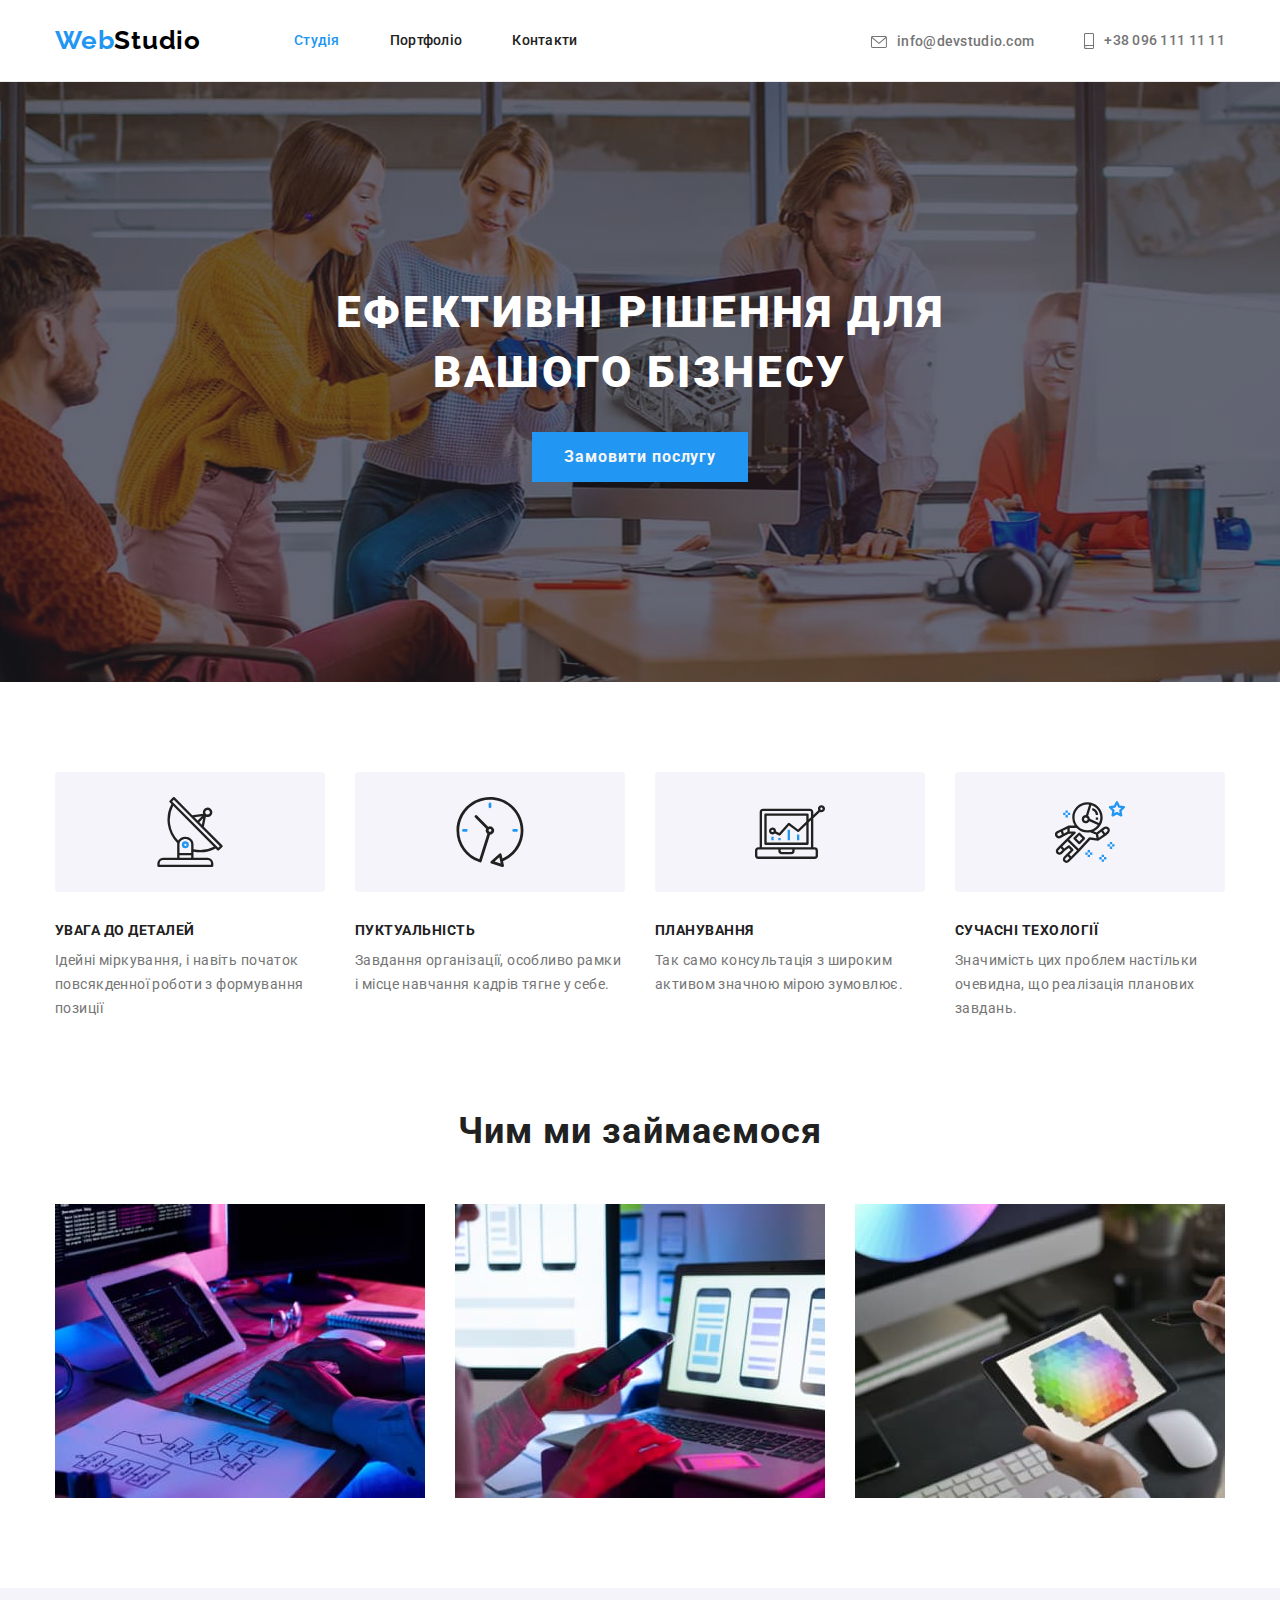
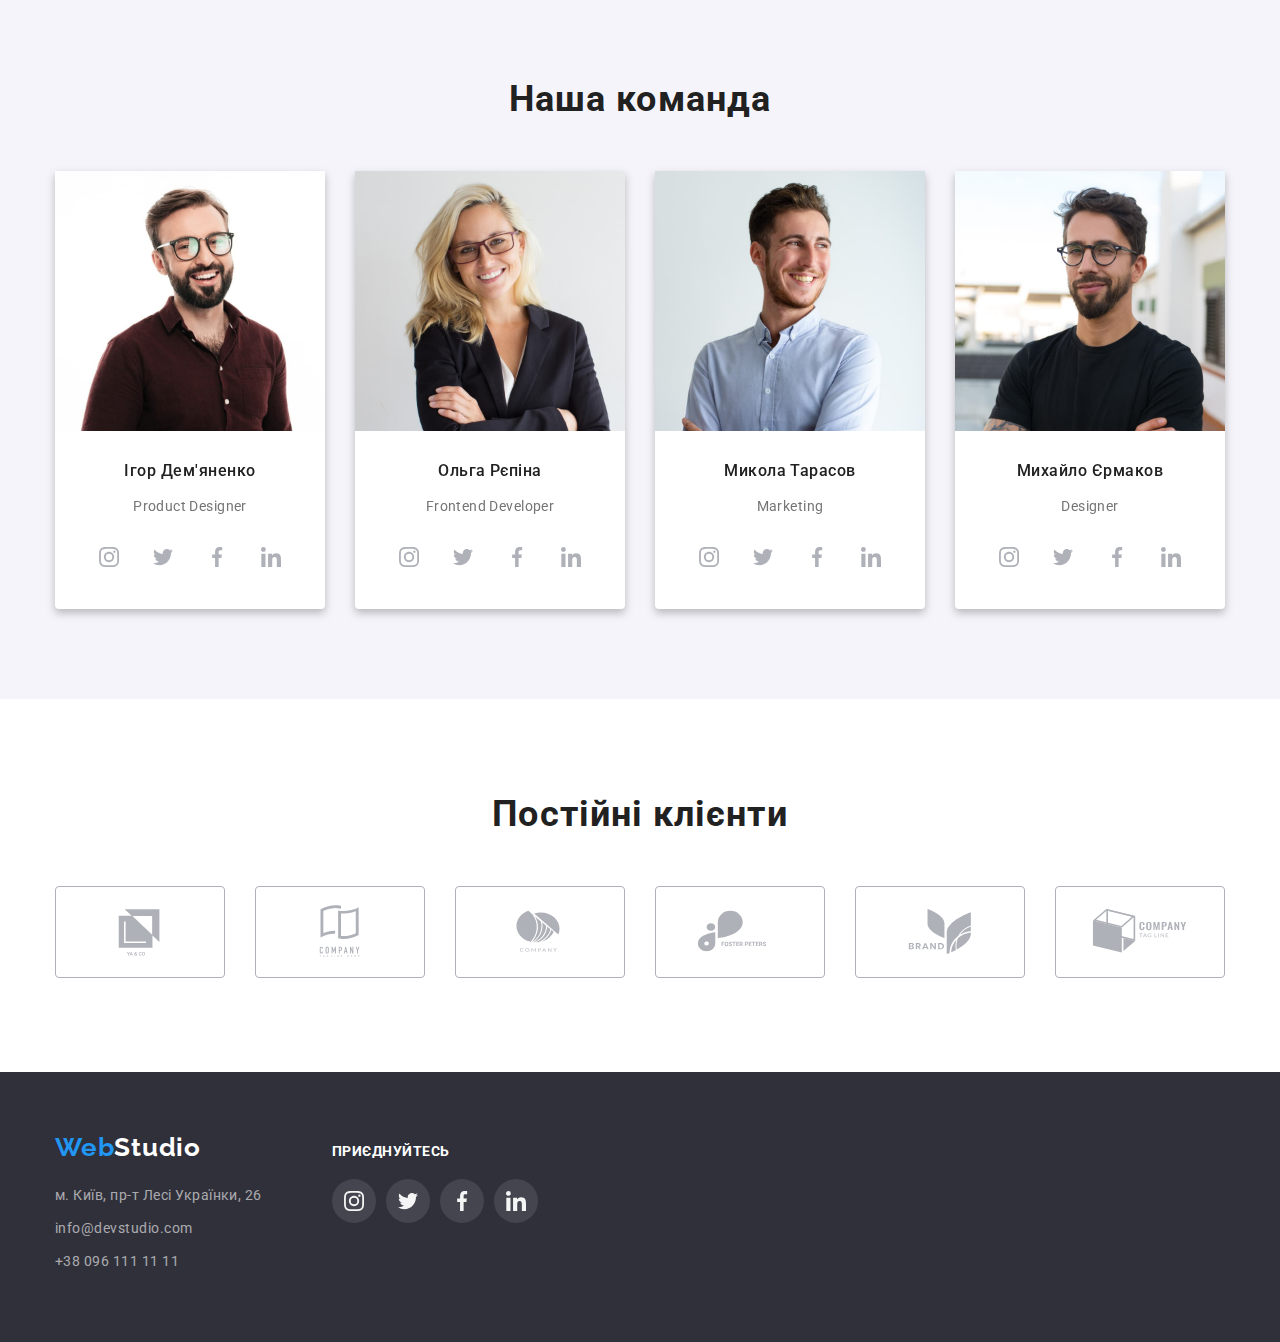
<file: index.html>
<!DOCTYPE html>
<html lang="uk">
  <head>
    <meta charset="UTF-8" />
    <meta http-equiv="X-UA-Compatible" content="IE=edge" />
    <meta name="viewport" content="width=device-width, initial-scale=1.0" />
    <title>webstudio</title>
    <link rel="preconnect" href="https://fonts.googleapis.com" />
    <link rel="preconnect" href="https://fonts.gstatic.com" crossorigin />
    <link href="https://fonts.googleapis.com/css2?family=Raleway:wght@700&family=Roboto:wght@400;500;700;900&display=swap" rel="stylesheet" />
    <link rel="stylesheet" href="https://cdnjs.cloudflare.com/ajax/libs/modern-normalize/1.1.0/modern-normalize.min.css" />
    <link rel="stylesheet" href="./css/styles.css" />
  </head>
  <body class="page-body">
    <!--Header-->
    <header class="page-header">
      <!--Заголовки-->
      <div class="container">
        <nav class="header-nav">
          <a href="WebStudio" class="logo link"> <span class="web">Web</span>Studio</a>
          <ul class="header-list list">
            <li class="item"><a href="./index.html" class="header-link active">Студія</a></li>
            <li class="item"><a href="./portfolio.html" class="header-link">Портфоліо</a></li>
            <li class="item"><a href="Контакти" class="header-link">Контакти</a></li>
          </ul>
        </nav>
        <ul class="contacts list">
          <li class="item">
            <a class="header-mail hearder-link active link" href="info@devstudio.com">
              <svg class="phone icon" width="16" height="12">
                <use href="./images/icons.svg#icon-envelope"></use></svg
              >info@devstudio.com</a
            >
          </li>
          <li>
            <a class="header-tel hearder-link link" href="+380961111111">
              <svg class="phone icon" width="10" height="16">
                <use href="./images/icons.svg#icon-smartphone"></use></svg
              >+38 096 111 11 11</a
            >
          </li>
        </ul>
      </div>
    </header>
    <main>
      <!--Ефективні рішення-->
      <section class="section-title overlay">
        <div class="container">
          <h1 class="title">
            ЕФЕКТИВНІ РІШЕННЯ ДЛЯ <br />
            ВАШОГО БІЗНЕСУ
          </h1>
          <button type="button" class="button title-button">Замовити послугу</button>
        </div>
      </section>
      <!--Наші переваги-->
      <section class="padding">
        <div class="container">
          <h2 hidden>Наші переваги</h2>
          <ul class="feature-list list">
            <li class="item">
              <div class="thumb">
                <svg class="item-icon" width="70" height="70">
                  <use href="./images/icons.svg#icon-antenna"></use>
                </svg>
              </div>
              <h3 class="title-medium">УВАГА ДО ДЕТАЛЕЙ</h3>
              <p class="text">Ідейні міркування, і навіть початок повсякденної роботи з формування позиції</p>
            </li>
            <li class="item">
              <div class="thumb">
                <svg class="item-icon" width="70" height="70">
                  <use href="./images/icons.svg#icon-clock"></use>
                </svg>
              </div>
              <h3 class="title-medium">ПУКТУАЛЬНІСТЬ</h3>
              <p class="text">Завдання організації, особливо рамки і місце навчання кадрів тягне у себе.</p>
            </li>
            <li class="item">
              <div class="thumb">
                <svg class="item-icon" width="70" height="70">
                  <use href="./images/icons.svg#icon-diagram"></use>
                </svg>
              </div>
              <h3 class="title-medium">ПЛАНУВАННЯ</h3>
              <p class="text">Так само консультація з широким активом значною мірою зумовлює.</p>
            </li>
            <li class="item">
              <div class="thumb">
                <svg class="item-icon" width="70" height="70">
                  <use href="./images/icons.svg#icon-astronaut"></use>
                </svg>
              </div>
              <h3 class="title-medium">СУЧАСНІ ТЕХОЛОГІЇ</h3>
              <p class="text">Значимість цих проблем настільки очевидна, що реалізація планових завдань.</p>
            </li>
          </ul>
        </div>
      </section>
      <!--Чим займаємось-->
      <section class="blok-gallery">
        <div class="container">
          <h2 class="title-staff">Чим ми займаємося</h2>
          <ul class="gallery">
            <li class="photo-gallery">
              <img src="./images/imgoffice1.jpg" alt="комп1" />
            </li>
            <li class="photo-gallery">
              <img src="./images/imgoffice2.jpg" alt="комп2" />
            </li>
            <li class="photo-gallery">
              <img src="./images/imgoffice3.jpg" alt="комп3" />
            </li>
          </ul>
        </div>
      </section>

      <!--Staff-->
      <section class="staff padding">
        <div class="container">
          <h2 class="title-gallery-staff">Наша команда</h2>
          <ul class="staff-gallery">
            <li class="photo-staff">
              <img src="./images/imgphoto4.jpg" alt="Ігор" width="270" height="260" class="img" />
              <div class="staff-title">
                <h3 class="name">Ігор Дем'яненко</h3>
                <p class="position">Product Designer</p>
                <ul class="social-icons list">
                  <li class="social-item">
                    <a href="" class="social-link link">
                      <svg class="social-icon" width="20" height="20">
                        <use href="./images/icons.svg#icon-instagram"></use>
                      </svg>
                    </a>
                  </li>
                  <li class="social-item">
                    <a href="" class="social-link link"
                      ><svg class="social-icon" width="20" height="20">
                        <use href="./images/icons.svg#icon-twitter"></use></svg
                    ></a>
                  </li>
                  <li class="social-item">
                    <a href="" class="social-link link"
                      ><svg class="social-icon" width="20" height="20">
                        <use href="./images/icons.svg#icon-facebook"></use></svg
                    ></a>
                  </li>
                  <li class="social-item">
                    <a href="" class="social-link link"
                      ><svg class="social-icon" width="20" height="20">
                        <use href="./images/icons.svg#icon-linkedin"></use></svg
                    ></a>
                  </li>
                </ul>
              </div>
            </li>
            <li class="photo-staff">
              <img src="./images/imgphoto5.jpg" alt="Ольга" width="270" height="260" class="img" />
              <div class="staff-title">
                <h3 class="name">Ольга Рєпіна</h3>
                <p class="position">Frontend Developer</p>
                <ul class="social-icons list">
                  <li class="social-item">
                    <a href="" class="social-link link">
                      <svg class="social-icon" width="20" height="20">
                        <use href="./images/icons.svg#icon-instagram"></use>
                      </svg>
                    </a>
                  </li>
                  <li class="social-item">
                    <a href="" class="social-link link"
                      ><svg class="social-icon" width="20" height="20">
                        <use href="./images/icons.svg#icon-twitter"></use></svg
                    ></a>
                  </li>
                  <li class="social-item">
                    <a href="" class="social-link link"
                      ><svg class="social-icon" width="20" height="20">
                        <use href="./images/icons.svg#icon-facebook"></use></svg
                    ></a>
                  </li>
                  <li class="social-item">
                    <a href="" class="social-link link"
                      ><svg class="social-icon" width="20" height="20">
                        <use href="./images/icons.svg#icon-linkedin"></use></svg
                    ></a>
                  </li>
                </ul>
              </div>
            </li>

            <li class="photo-staff">
              <img src="./images/imgphoto6.jpg" alt="Микола" width="270" height="260" class="img" />
              <div class="staff-title">
                <h3 class="name">Микола Тарасов</h3>
                <p class="position">Marketing</p>
                <ul class="social-icons list">
                  <li class="social-item">
                    <a href="" class="social-link link">
                      <svg class="social-icon" width="20" height="20">
                        <use href="./images/icons.svg#icon-instagram"></use>
                      </svg>
                    </a>
                  </li>
                  <li class="social-item">
                    <a href="" class="social-link link"
                      ><svg class="social-icon" width="20" height="20">
                        <use href="./images/icons.svg#icon-twitter"></use></svg
                    ></a>
                  </li>
                  <li class="social-item">
                    <a href="" class="social-link link"
                      ><svg class="social-icon" width="20" height="20">
                        <use href="./images/icons.svg#icon-facebook"></use></svg
                    ></a>
                  </li>
                  <li class="social-item">
                    <a href="" class="social-link link"
                      ><svg class="social-icon" width="20" height="20">
                        <use href="./images/icons.svg#icon-linkedin"></use></svg
                    ></a>
                  </li>
                </ul>
              </div>
            </li>
            <li class="photo-staff">
              <img src="./images/imgphoto7.jpg" alt="Михайло" width="270" height="260" class="img" />
              <div class="staff-title">
                <h3 class="name">Михайло Єрмаков</h3>
                <p class="position">Designer</p>
                <ul class="social-icons list">
                  <li class="social-item">
                    <a href="" class="social-link link">
                      <svg class="social-icon" width="20" height="20">
                        <use href="./images/icons.svg#icon-instagram"></use>
                      </svg>
                    </a>
                  </li>
                  <li class="social-item">
                    <a href="" class="social-link link"
                      ><svg class="social-icon" width="20" height="20">
                        <use href="./images/icons.svg#icon-twitter"></use></svg
                    ></a>
                  </li>
                  <li class="social-item">
                    <a href="" class="social-link link"
                      ><svg class="social-icon" width="20" height="20">
                        <use href="./images/icons.svg#icon-facebook"></use></svg
                    ></a>
                  </li>
                  <li class="social-item">
                    <a href="" class="social-link link"
                      ><svg class="social-icon" width="20" height="20">
                        <use href="./images/icons.svg#icon-linkedin"></use></svg
                    ></a>
                  </li>
                </ul>
              </div>
            </li>
          </ul>
        </div>
      </section>
      <section class="section clients">
        <div class="container">
          <h2 class="title-clients">Постійні клієнти</h2>
          <ul class="brends list">
            <li class="clients-list item">
              <a href="" class="clients-link"
                ><svg class="icon" width="106" height="60">
                  <use href="./images/icons.svg#icon-group"></use></svg
              ></a>
            </li>
            <li class="clients-list item">
              <a href="" class="clients-link"
                ><svg class="icon" width="106" height="60">
                  <use href="./images/icons.svg#icon-group-sec"></use></svg
              ></a>
            </li>
            <li class="clients-list item">
              <a href="" class="clients-link"
                ><svg class="icon" width="106" height="60">
                  <use href="./images/icons.svg#icon-group-th"></use></svg
              ></a>
            </li>
            <li class="clients-list item">
              <a href="" class="clients-link"
                ><svg class="icon" width="106" height="60">
                  <use href="./images/icons.svg#icon-group-fo"></use></svg
              ></a>
            </li>
            <li class="clients-list item">
              <a href="" class="clients-link"
                ><svg class="icon" width="106" height="60">
                  <use href="./images/icons.svg#icon-group-fi"></use></svg
              ></a>
            </li>
            <li class="clients-list item">
              <a href="" class="clients-link"
                ><svg class="icon" width="106" height="60">
                  <use href="./images/icons.svg#icon-group-si"></use></svg
              ></a>
            </li>
          </ul>
        </div>
      </section>
    </main>
    <footer class="footer">
      <div class="container footer-main">
        <div class="footer-general">
          <div class="logo-address">
            <a href="WebStudio" class="logo logo-footer"> <span class="web">Web</span>Studio</a>
            <address>
              <ul class="all-contacts footer-contacts">
                <li class="item contacts-item">
                  <a class="adress link" href="https://goo.gl/maps/Jwa1FYNxkH5Bw4Vz5"> м. Київ, пр-т Лесі Українки, 26</a>
                </li>
                <li class="item contacts-item">
                  <a class="adress-footer link" href="info@devstudio.com">info@devstudio.com</a>
                </li>
                <li class="item contacts-item">
                  <a class="adress-footer link" href="tel:+380961111111">+38 096 111 11 11</a>
                </li>
              </ul>
            </address>
          </div>
          <div class="social-footer">
            <p class="footer-title">Приєднуйтесь</p>
            <ul class="social-icons list">
              <li class="social-icon-footer">
                <a href="" class="social-link social-link-footer"
                  ><svg class="icon" width="20" height="20">
                    <use href="./images/icons.svg#icon-instagram"></use></svg
                ></a>
              </li>
              <li class="social-icon-footer">
                <a href="" class="social-link social-link-footer"
                  ><svg class="icon" width="20" height="20">
                    <use href="./images/icons.svg#icon-twitter"></use></svg
                ></a>
              </li>
              <li class="social-icon-footer">
                <a href="" class="social-link social-link-footer"
                  ><svg class="icon" width="20" height="20">
                    <use href="./images/icons.svg#icon-facebook"></use></svg
                ></a>
              </li>
              <li class="social-icon-footer">
                <a href="" class="social-link social-link-footer"
                  ><svg class="icon" width="20" height="20">
                    <use href="./images/icons.svg#icon-linkedin"></use></svg
                ></a>
              </li>
            </ul>
          </div>
        </div>
      </div>
    </footer>
  </body>
</html>
</file>
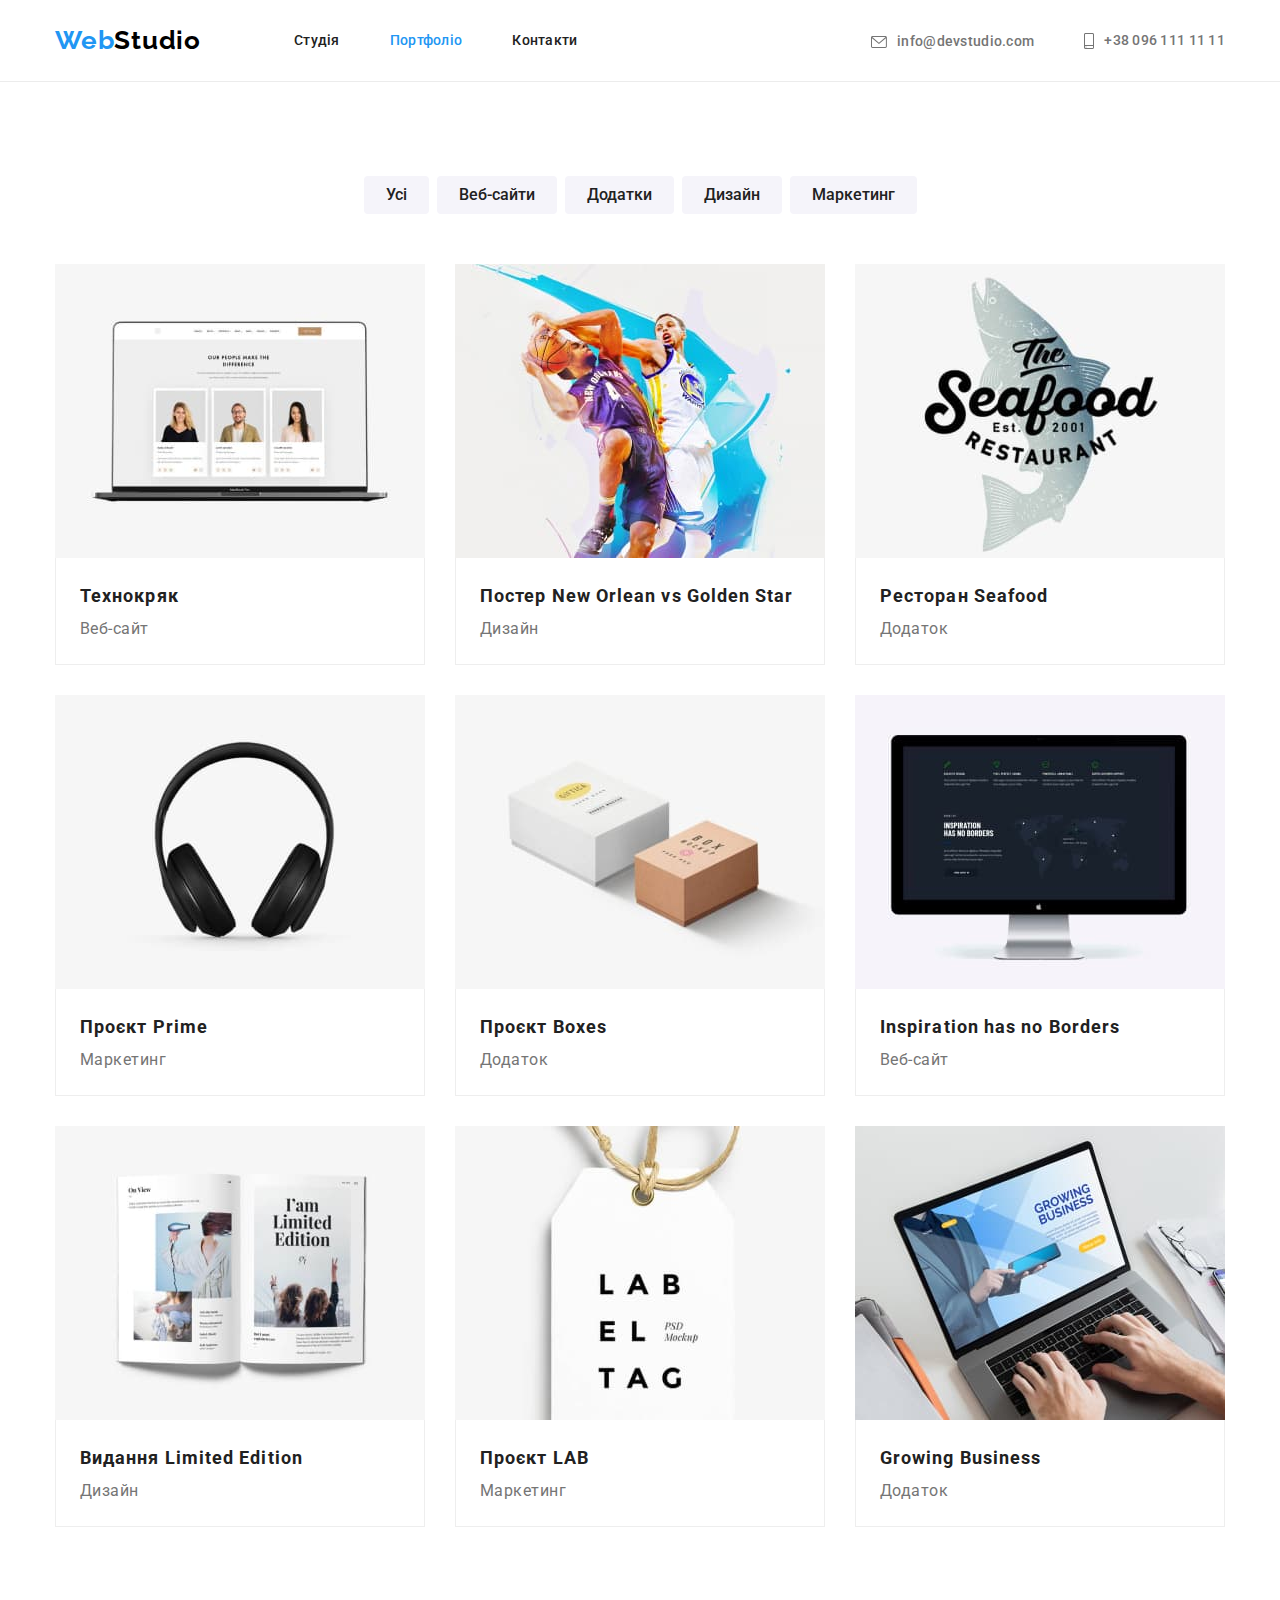
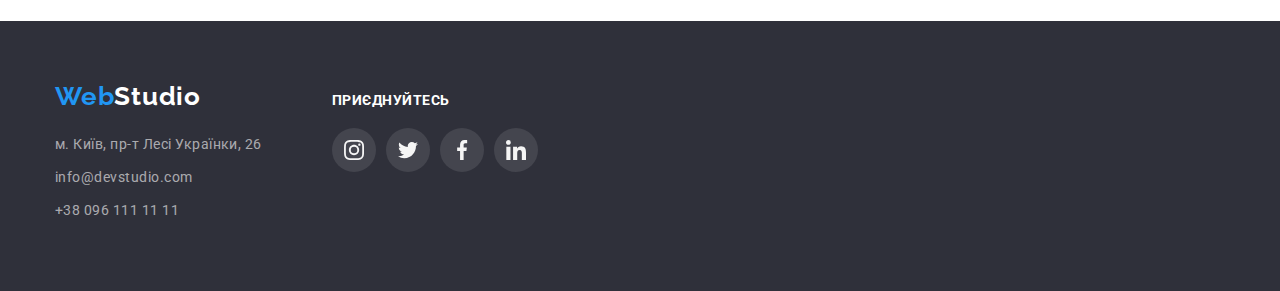
<file: portfolio.html>
<!DOCTYPE html>
<html lang="en">
  <head>
    <meta charset="UTF-8" />
    <meta http-equiv="X-UA-Compatible" content="IE=edge" />
    <meta name="viewport" content="width=device-width, initial-scale=1.0" />
    <title>webstudio</title>
    <link rel="preconnect" href="https://fonts.googleapis.com" />
    <link rel="preconnect" href="https://fonts.gstatic.com" crossorigin />
    <link href="https://fonts.googleapis.com/css2?family=Raleway:wght@700&family=Roboto:wght@400;500;700;900&display=swap" rel="stylesheet" />
    <link rel="stylesheet" href="https://cdnjs.cloudflare.com/ajax/libs/modern-normalize/1.1.0/modern-normalize.min.css" />
    <link rel="stylesheet" href="./css/styles.css" />
  </head>
  <body class="page-body">
    <!-- Сторінка Портфоліо -->
    <!--Header-->
    <header class="page-header">
      <!--Заголовки-->
      <div class="container">
        <nav class="header-nav">
          <a href="WebStudio" class="logo link"> <span class="web">Web</span>Studio</a>
          <ul class="header-list list">
            <li class="item"><a href="./index.html" class="header-link">Студія</a></li>
            <li class="item">
              <a href="./portfolio.html" class="active header-link">Портфоліо</a>
            </li>
            <li class="item"><a href="Контакти" class="header-link">Контакти</a></li>
          </ul>
        </nav>
        <ul class="contacts list">
          <li class="item">
            <a class="header-mail hearder-link active link" href="info@devstudio.com">
              <svg class="phone icon" width="16" height="12">
                <use href="./images/icons.svg#icon-envelope"></use></svg
              >info@devstudio.com</a
            >
          </li>
          <li>
            <a class="header-tel hearder-link link" href="+380961111111">
              <svg class="phone icon" width="10" height="16">
                <use href="./images/icons.svg#icon-smartphone"></use></svg
              >+38 096 111 11 11</a
            >
          </li>
        </ul>
      </div>
    </header>
    <main>
      <!-- Наші послуги -->
      <section class="section portfolio">
        <div class="container">
          <h1 hidden>Наші послуги</h1>
          <ul class="buttons list">
            <li class="item active"><button class="button projects-button" type="button">Усі</button></li>
            <li class="item">
              <button class="button projects-button" type="button">Веб-сайти</button>
            </li>
            <li class="item"><button class="button projects-button" type="button">Додатки</button></li>
            <li class="item"><button class="button projects-button" type="button">Дизайн</button></li>
            <li class="item"><button class="button projects-button" type="button">Маркетинг</button></li>
          </ul>
          <!-- Приклади робот -->
          <ul class="gallery-card">
            <li class="gallery-portfolio">
              <a class="card" href="">
                <img src="./images/sitetexno.jpg" alt="Технокряк" width="370" height="294" class="img" />
                <div class="name-project">
                  <h2 class="services">Технокряк</h2>
                  <p class="types">Веб-сайт</p>
                </div>
              </a>
            </li>
            <li class="gallery-portfolio">
              <a class="card" href="">
                <img src="./images/poster.jpg" alt="Постер" width="370" height="294" class="img" />
                <div class="name-project">
                  <h2 class="services">Постер New Orlean vs Golden Star</h2>
                  <p class="types">Дизайн</p>
                </div>
              </a>
            </li>
            <li class="gallery-portfolio">
              <a class="card" href="">
                <img src="./images/addrestoran.jpg" alt="Додаток ресторан" width="370" height="294" class="img" />
                <div class="name-project">
                  <h2 class="services">Ресторан Seafood</h2>
                  <p class="types">Додаток</p>
                </div>
              </a>
            </li>
            <li class="gallery-portfolio">
              <a class="card" href=""
                ><img src="./images/marketing.jpg" alt="Маркетинг" width="370" height="294" class="img" />
                <div class="name-project">
                  <h2 class="services">Проєкт Prime</h2>
                  <p class="types">Маркетинг</p>
                </div>
              </a>
            </li>
            <li class="gallery-portfolio">
              <a class="card" href=""
                ><img src="./images/boxses.jpg" alt="Проект boxses" width="370" height="294" class="img" />
                <div class="name-project">
                  <h2 class="services">Проєкт Boxes</h2>
                  <p class="types">Додаток</p>
                </div>
              </a>
            </li>
            <li class="gallery-portfolio">
              <a class="card" href="">
                <img src="./images/siteinspiration.jpg" alt="Inspiration has no Borders" width="370" height="294" class="img" />
                <div class="name-project">
                  <h2 class="services">Inspiration has no Borders</h2>
                  <p class="types">Веб-сайт</p>
                </div>
              </a>
            </li>
            <li class="gallery-portfolio">
              <a class="card" href="">
                <img src="./images/design.jpg" alt="Дизайн" width="370" height="294" class="img" />

                <div class="name-project">
                  <h2 class="services">Видання Limited Edition</h2>
                  <p class="types">Дизайн</p>
                </div>
              </a>
            </li>
            <li class="gallery-portfolio">
              <a class="card" href="">
                <img src="./images/marketlab.jpg" alt="Проєкт LAB" width="370" height="294" class="img" />
                <div class="name-project">
                  <h2 class="services">Проєкт LAB</h2>
                  <p class="types">Маркетинг</p>
                </div>
              </a>
            </li>
            <li class="gallery-portfolio">
              <a class="card" href="">
                <img src="./images/addbusiness.jpg" alt="Додаток для бізнесу" width="370" height="294" class="img" />
                <div class="name-project">
                  <h2 class="services">Growing Business</h2>
                  <p class="types">Додаток</p>
                </div>
              </a>
            </li>
          </ul>
        </div>
      </section>
    </main>
    <footer class="footer">
      <div class="container footer-main">
        <div class="footer-general">
          <div class="logo-address">
            <a href="WebStudio" class="logo logo-footer"> <span class="web">Web</span>Studio</a>
            <address>
              <ul class="all-contacts">
                <li class="item contacts-item">
                  <a class="adress link" href="https://goo.gl/maps/Jwa1FYNxkH5Bw4Vz5"> м. Київ, пр-т Лесі Українки, 26</a>
                </li>
                <li class="item contacts-item">
                  <a class="adress-footer link" href="info@devstudio.com">info@devstudio.com</a>
                </li>
                <li class="item contacts-item">
                  <a class="adress-footer link" href="tel:+380961111111">+38 096 111 11 11</a>
                </li>
              </ul>
            </address>
          </div>
          <div class="social-footer">
            <p class="footer-title">Приєднуйтесь</p>
            <ul class="social-icons list">
              <li class="social-icon-footer">
                <a href="" class="social-link social-link-footer"
                  ><svg class="icon" width="20" height="20">
                    <use href="./images/icons.svg#icon-instagram"></use></svg
                ></a>
              </li>
              <li class="social-icon-footer">
                <a href="" class="social-link social-link-footer"
                  ><svg class="icon" width="20" height="20">
                    <use href="./images/icons.svg#icon-twitter"></use></svg
                ></a>
              </li>
              <li class="social-icon-footer">
                <a href="" class="social-link social-link-footer"
                  ><svg class="icon" width="20" height="20">
                    <use href="./images/icons.svg#icon-facebook"></use></svg
                ></a>
              </li>
              <li class="social-icon-footer">
                <a href="" class="social-link social-link-footer"
                  ><svg class="icon" width="20" height="20">
                    <use href="./images/icons.svg#icon-linkedin"></use></svg
                ></a>
              </li>
            </ul>
          </div>
        </div>
      </div>
    </footer>
  </body>
</html>
</file>
<file: css/styles.css>
/* Головний колір білий #FFFFFF; */
/* Головний колір чорний #2F303A */
/* Синій колір #2196F3 */
:root {
    --primary-text-color: #FFFFFF;
    --title-text-color: #212121;
    --accent-color: #2196F3;
    --secondary-white-color: #757575;
    --primary-white-color: #F5F5F5;
    --social-color: #AFB1B8;
}

h1,
h2,
h3,
h4,
h5,
h6,
p {
    margin: 0;
}

img {
    display: block;
    max-width: 100%;
}

.page-body {
    font-family: Roboto, sans-serif;
    letter-spacing: 0.03em;
}

.link {
    text-decoration: none;
}

.hearder-link {
    text-decoration: none;
}

.container {
    width: 1200px;
    margin: 0 auto;
    padding-left: 15px;
    padding-right: 15px;
}

.header-link {
    text-decoration: none;
    color: inherit;
}

.adress-footer {
    text-decoration: none;
    color: rgba(255, 255, 255, 0.6);
    font-style: normal;
}

ul {
    list-style: none;
    padding-left: 0;
    margin: 0;
}

/*Webstudio */
.web {
    color: #2196F3;
    font-family: Raleway;
    font-style: normal;
    font-weight: 700;
    font-size: 26px;
    line-height: 1.2;
}

.logo {
    font-family: Raleway;
    font-style: normal;
    font-weight: 700;
    font-size: 26px;
    line-height: 1.2;
    letter-spacing: 0.03em;
    color: #000000;
}


/* Site-nav */
.header-link {
    font-weight: 500;
    font-size: 14px;
    line-height: 1.1;
    letter-spacing: 0.02em;
    color: var(--title-text-color)
    
}


/* Mail-Tel header and footer  */
.header-link:hover,
.header-link:focus {
    color: var(--accent-color);
}


.header-tel .phone{
    fill: currentColor;
}

.active {
    color: var(--accent-color)
}


.header-tel,
.header-mail {
    font-weight: 500;
    font-size: 14px;
    line-height: 1.14;
    letter-spacing: 0.02em;
    color: #757575;
}

/* Header styles */
.page-header {
    background-color: var(--primary-text-color);
    border-bottom: 1px solid #ececec
}

.page-header .container {
    display: flex;
    align-items: center;
    
}

.page-header .logo {
    margin-right: 93px;
}

.header-nav {
    display: flex;
    align-items: center;
}

.header-list {
    display: flex;
    align-items: center;
    margin-right: 255px;
    padding-left: 0;
    margin-top: 0;
    margin-bottom: 0;
}

.contacts {
    display: flex;
    flex-wrap: wrap;
    align-items: center;
    margin-left: auto;
    font-weight: 500;
    font-size: 14px;
    line-height: 1.14;
    letter-spacing: 0.02em;
    color: #757575;
}
  .header-nav .header-link  {
    display: block;
    padding-top: 32px;
    padding-bottom: 32px;
}

.contacts .item:not(:first-child) {
    padding-left: 50px;
}


.header-list .item:not(:first-child) {
    margin-left: 50px;
    align-items: center;
}

.header-tel {
    margin-left: 50px;
}

.phone {
    margin-right: 10px;
    vertical-align: middle;
}

.contacts .link{
    display: block;
    padding-top: 32px;
    padding-bottom: 32px;
    color: var(--secondary-white-color);
    font-weight: 500;
    font-size: 14px;
    line-height: calc(16/14);
    letter-spacing: 0.02em;
}
.contacts .link:hover,
.contacts .link:focus{
    color: var(--accent-color);
}

.phone {
    fill: currentColor;
}


/*section-title*/
.section-title {
    background-color: #2F303A;
    padding: 200px 0;
    text-align: center;
    margin-left: auto;
    margin-right: auto;
}


.title {
    margin-bottom: 30px;
    font-weight: 900;
    font-size: 44px;
    line-height: 60px;
    text-align: center;
    letter-spacing: 0.06em;
    color: var(--primary-text-color)
}
.title-medium{
    margin-bottom: 10px;
}

.feature-list {
    display: flex;
    margin: 0;
    padding-left: 0;
}

.hero-description {
    padding: 90px 0;
}

.feature-list .item {
    width: 270px;
}

.feature-list .item:not(:first-child) {
    margin-left: 30px;
}

/* Фон на блоке герой */
.overlay{
    height: 600px;
    max-width: 1600px;
    margin-left: auto;
    margin-right: auto;
    background-image: linear-gradient(to right, rgba(47, 48, 58, 0.4),rgba(47, 48, 58, 0.4)), url('../images/hero.jpg');
    background-repeat: no-repeat;
    background-position: center;
    background-size: cover;
}

.button.title-button {
    white-space: nowrap;
    width: 216px;
    height: 50px;
    border: 0;
    background-color: var(--accent-color);
    align-items: center;
    padding: 10px 32px;
    cursor: pointer;
    font-weight: 700;
    line-height: calc(30/16);
    letter-spacing: 0.06em;
    color: var(--primary-white-color)    
    /* filter: drop-shadow(0px 4px 4px rgba(0, 0, 0, 0.25)); */
        
}
    
    .button.title-button:focus
    .button.title-button:hover {
        background-color: #188CE8;
    }

/* Наші послуги у портфоліо*/

.button.projects-button {    
    padding: 6px 22px;
    border: 0;
    cursor: pointer;
    background-color: #F5F4FA;
    color: var(--title-text-color);
    font-weight: 500;
    line-height: calc(26/16);
    border-radius: 4px;
    border: none;
    
    
}

.button.projects-button:hover,
.button.projects-button:focus
{
    filter: drop-shadow(0px 4px 4px rgba(0, 0, 0, 0.25));
}

.buttons {
    margin-bottom: 50px;
    display: flex;
    justify-content: center;
        
}


.buttons .item:not(:last-child){
margin-right: 8px;
}
    
.button.projects-button:focus,
.button.projects-button:hover{
    background-color: var(--accent-color);
    color: var(--primary-white-color)
    /*filter:drop-shadow(0px 4px 4px rgba(0, 0, 0, 0.25));*/
}
 
.button{
    color: var(--title-text-color);
    background-color: var(--secondary-white-color);
    font-size: 16px;
    font-family: inherit;
    cursor: pointer;
    text-decoration: none;
    text-align: center;
    
}


/* Наші переваги */
.title-medium,
.name,
.services {
    font-size: 14px;
    line-height: 1.2;
    color: var(--title-text-color)
}

.text,
.position,
.types {
    font-weight: 400;
    font-size: 14px;
    line-height: 1.7;
    letter-spacing: 0.03em;
    color: #757575;
}

.thumb {
    background-color: #F5F4FA;
    margin-bottom: 30px;
    align-items: center;
    width: 270px;
    height: 120px;
    display: flex;
    justify-content: center;
    align-items: center;
    border-radius: 4px;
}

.feature-list .item-icon{
    fill: var(--social-color)
}

/* Чим займаємось */

.title-staff,
.title-cliens {
    text-align: center;
}

/* Staff */
.title-staff,
.title-gallery-staff,
.title-clients {
    margin-top: 0;
    margin-bottom: 50px;
    font-weight: 700;
    font-size: 36px;
    line-height: 1.2;
    text-align: center;
    letter-spacing: 0.03em;
    color: #212121;
}

.blok-gallery {
    padding-top: 0;
    padding-bottom: 90px;
    background-color: var(--primary-text-color);
}

.gallery {
    display: flex;
    flex-wrap: wrap;
    align-items: center;
    margin-top: 50px;
    margin-bottom: 0;
    padding-left: 0;
}

.gallery-container {
    padding-top: 40px;
    padding-bottom: 40px;
}

.photo-gallery:not(:first-child) {
    margin-left: 30px;
}

.staff-gallery {
    display: flex;
    flex-wrap: wrap;
    align-items: center;
    margin-top: 50px;
    padding-left: 0;
}

.social-link  {
    justify-content: center;
    display: flex;
    align-items: center;
    color: var(--social-color);
    border-radius: 50%;
}

.social-icon-footer {
    width: 44px;
    height: 44px;
    margin-right: 10px;
}

.social-item .social-link{
    fill: var(--primary-white-color);
    
}

.social-icons .social-link:hover,
.social-icons .social-link:focus{
    background-color: var(--accent-color);
}

.social-link:hover,
.social-link:focus {
    color: var(--primary-white-color);

}

.staff-title .social-icon{
    fill: currentColor;
}

.staff-gallery .social-link {
    width: 100%;
    height: 100%;
    justify-content: center;
    display: flex;
    align-items: center;
}

.staff-gallery .social-icons {
    margin: 16px 12px 0px 12px;    
    display: flex;
    justify-content: center;
    
}




.staff-gallery .social-item:last-child{
    margin-right: 0;
}

.social-item {
    color: var(--primary-text-color);
    width: 44px;
    height: 44px;    
}

.staff {
    background: #F5F4FA;
    ;
}

.staff-title {
    background: var(--primary-text-color);
    text-align: center;
    margin: 0;
    padding-top: 30px;
    padding-bottom: 30px;
    border-bottom-right-radius: 4px;
    border-bottom-left-radius: 4px;
    
}

.name {
    font-weight: 500;
    font-size: 16px;
    line-height: 19px;
    text-align: center;
    letter-spacing: 0.03em;
    color: #212121;
    margin-bottom: 15px;
}

.photo-staff:not(:first-child) {
    margin-left: 30px;
}

.photo-staff {
    filter: drop-shadow(0px 4px 4px rgba(0, 0, 0, 0.25));

}

.img {
    display: block;
    max-width: 100%;    
}

/* Наші клієнти */

.clients {
    padding: 94px 0;
    background: var(--primary-text-color);
}

.brends{
    display: flex;
    
}

.clients-link {
    border: 1px solid var(--social-color);
    border-radius: 4px;
    width: 100%;
    height: 100%;
    display: flex;
    justify-content: center;
    justify-content: center;
    align-items: center;
    color: var(--social-color);
}

.brends .item {
    border-radius: 4px;
}

.brends .item:not(:last-child){
    margin-right: 30px;
}


.clients-list .icon{
    fill: var(--social-color)
}

.clients-list .clients-link:hover,
.clients-list .clients-link:focus{
     color: var(--accent-color);
     border: 1px solid var(--accent-color);
}
.clients-link .icon{
    fill: currentColor;
}

.clients-list:hover .icon,
.clients-list:focus .icon{ 
    fill: currentColor;
}

.clients-list .clients-link:hover,
.clients-list .clients-link:focus{
    color: var(--accent-color);
    border: 1px solid var(--accent-color);
}

   
.clients-list {    
    height: 92px;
    width: 170px;
 }
 
 .social-item:not(:last-child){
    margin-right: 10px;
 }

/* Footer */ 
.footer {
    background-color: #2F303A;
}

.footer {
    padding: 60px 0;
}

.adress {
    text-decoration: none;
    font-weight: 400;
    font-size: 14px;
    line-height: 1.7;
    color: var(--primary-text-color)
}

.social-link {
    width: 100%;
    height: 100%;
}


.logo-footer {
    text-decoration: none;
    color: #FFFFFF;
    display: block;
    margin-bottom: 20px;
}

.all-contacts {
    display: flex;
    flex-direction: column;
    padding-left: 0;
}

.contacts-item {
    margin-bottom: 9px;
}

.adress .all-contacts {
    text-align: inherit;
}

.adress {
    font-style: normal;
}

.footer-general {
    display: flex;
    align-items: baseline;
}

.social-footer {
    margin-left: 70px;
    
}
 .social-footer .social-link {    
    background-color: rgba(255, 255, 255, 0.1);
 }

 .social-link-footer{
    color: var(--primary-white-color)
 }

.social-footer .icon{
    fill: currentColor
}

.footer-title{
    margin-bottom: 20px;
    font-weight: 700;
    font-size: 14px;
    line-height: calc(16/14);
    text-transform: uppercase;
    color: var(--primary-text-color);
}
    .social-footer .social-icons {
        margin: 0;
    }
 
    .all-contacts .link {
        color: rgba(255, 255, 255, 0.6);
        font-weight: 400;
        font-size: 14px;
        line-height: calc(24/14);
    }  

    .social-icons{
        display: flex;
    }
    
   .social-icon-footer {
    display: flex;
    align-items: center;
    justify-content: center;
    }


.footer-contacts .address{
    color: var(--secondary-white-color);
    
}
 .footer-contacts .link:hover,
 .footer-contacts .link:focus{
    color: var(--accent-color);
 }

.footer-contacts .item:not(:last-child){
    margin-bottom: 9px;
}

/* Portfolio */
.portfolio{
    padding-top: 94px;
    padding-bottom: 94px;
}

.gallery-card {
    display: flex;
    flex-wrap: wrap;
    margin-top: 45px;
    padding-left: 0;
    margin: -15px;
}


.gallery-card .gallery-portfolio {
    margin: 15px;
}

.card {
    display: block;
    text-decoration: none;
}

.name-project{
    padding: 20px 24px;
    border-right: 1px solid #EEEEEE;
    border-bottom: 1px solid #EEEEEE;
    border-left: 1px solid #EEEEEE;
}
 
.services {
    font-size: 18px;
    line-height: 36px;
    letter-spacing: 0.06em;
    color: #212121;
}

.types {
    font-size: 16px;
    line-height: 30px;
    letter-spacing: 0.03em;
    color: #757575;

}

.padding {
    padding: 90px 0;
}
 
.card:hover{
box-shadow: 0px 1px 1px rgba(0, 0, 0, 0.12), 0px 4px 4px rgba(0, 0, 0, 0.06), 0px 4px 6px rgba(0, 0, 0, 0.16);;
}
</file>
